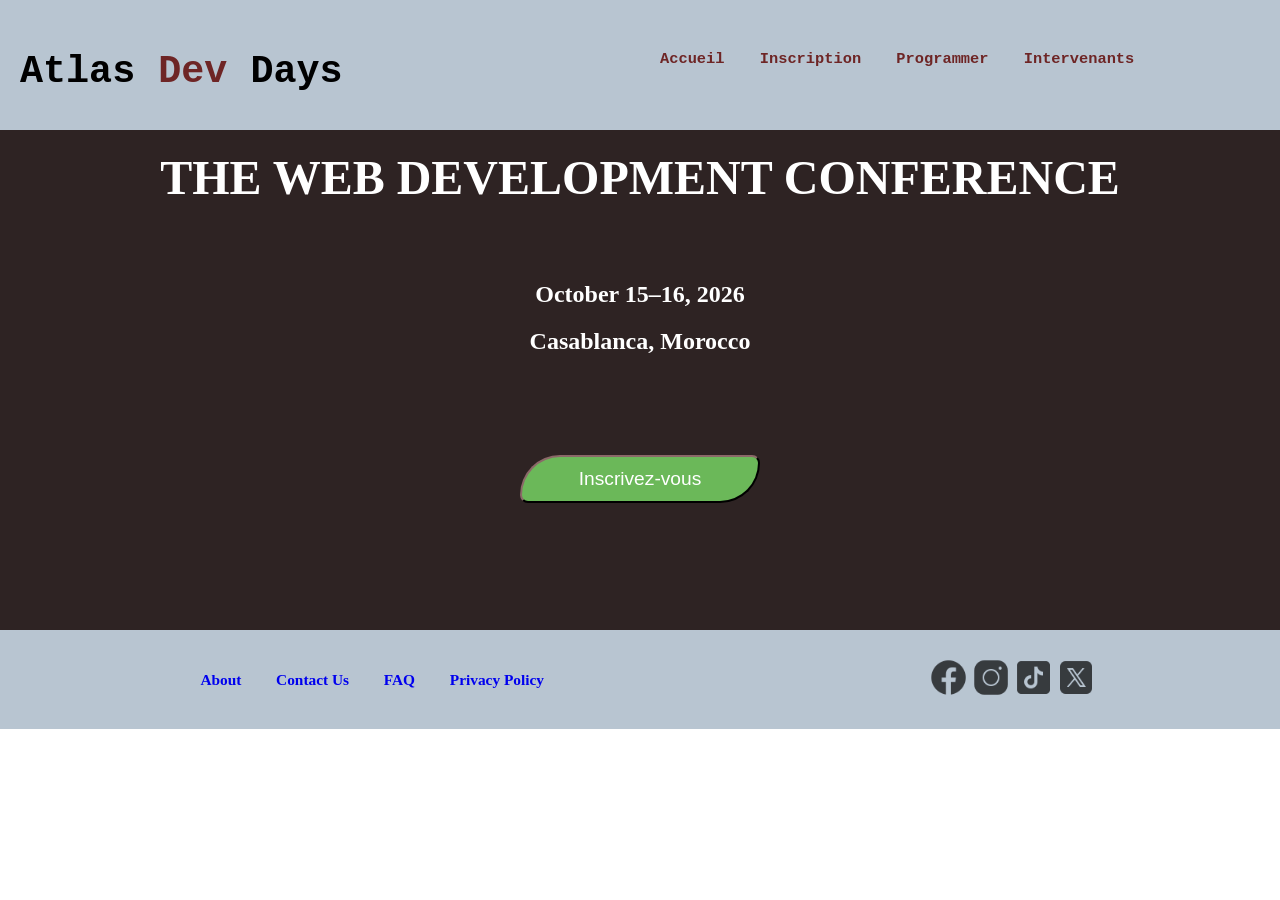
<file: index.html>
<!doctype html>
<html lang="en">
  <head>
    <meta charset="UTF-8" />
    <meta name="viewport" content="width=device-width, initial-scale=1.0" />
    <title>Atlas Dev Days</title>
    <link rel="stylesheet" href="style.css" />
    <link rel="icon" type="image/x-icon" href="/img/internet.png">
  </head>
  <body>
    <audio loop autoplay src="music/Music.mp3"></audio>
    <div id="header">
      <h1 class="name" id="logo">
        Atlas <a id="dev" href="index.html">Dev</a> Days
      </h1>
      <div class="name">
        <a id="home" href="index.html" class="menu">Accueil</a>
        <a id="register" href="inscription.html" class="menu">Inscription</a>
        <a id="program" href="programme.html" class="menu">Programmer</a>
        <a id="cards" href="intervenants.html" class="menu">Intervenants</a>
      </div>
    </div>
    <div id="body">
      <h2 id="web" class="text">THE WEB DEVELOPMENT CONFERENCE</h2>
      <h2 id="date" class="text">October 15–16, 2026</h2>
      <h2 id="place" class="text">Casablanca, Morocco</h2>
      <div id="btncontainer">
        <a href="inscription.html ">
          <button id="btn">Inscrivez-vous</button>
        </a>
      </div>
    </div>
    <div id="footer">
      <div id="left-footer">
        <a href="404.html" class="menu2">About</a>
        <a href="404.html" class="menu2">Contact Us</a>
        <a href="404.html" class="menu2">FAQ</a>
        <a href="404.html" class="menu2">Privacy Policy</a>
      </div>
      <div id="right-footer">
        <a href="https://www.facebook.com" target="_blank"
          ><img class="imagess" src="img/icons8-facebook-50.png" alt="Facebook"
        /></a>
        <a href="https://www.Instagram.com" target="_blank"
          ><img class="imagess" src="img/icons8-instagram-50.png" alt="Instagram"
        /></a>
        <a href="https://www.Tiktok.com" target="_blank"
          ><img class="imagess" src="img/icons8-tiktok-50.png" alt="Tiktok"
        /></a>
        <a href="https://www.X.com" target="_blank"
          ><img class="imagess" src="img/icons8-x-50.png" alt="X"
        /></a>
      </div>
    </div>
  </body>
</html>
</file>
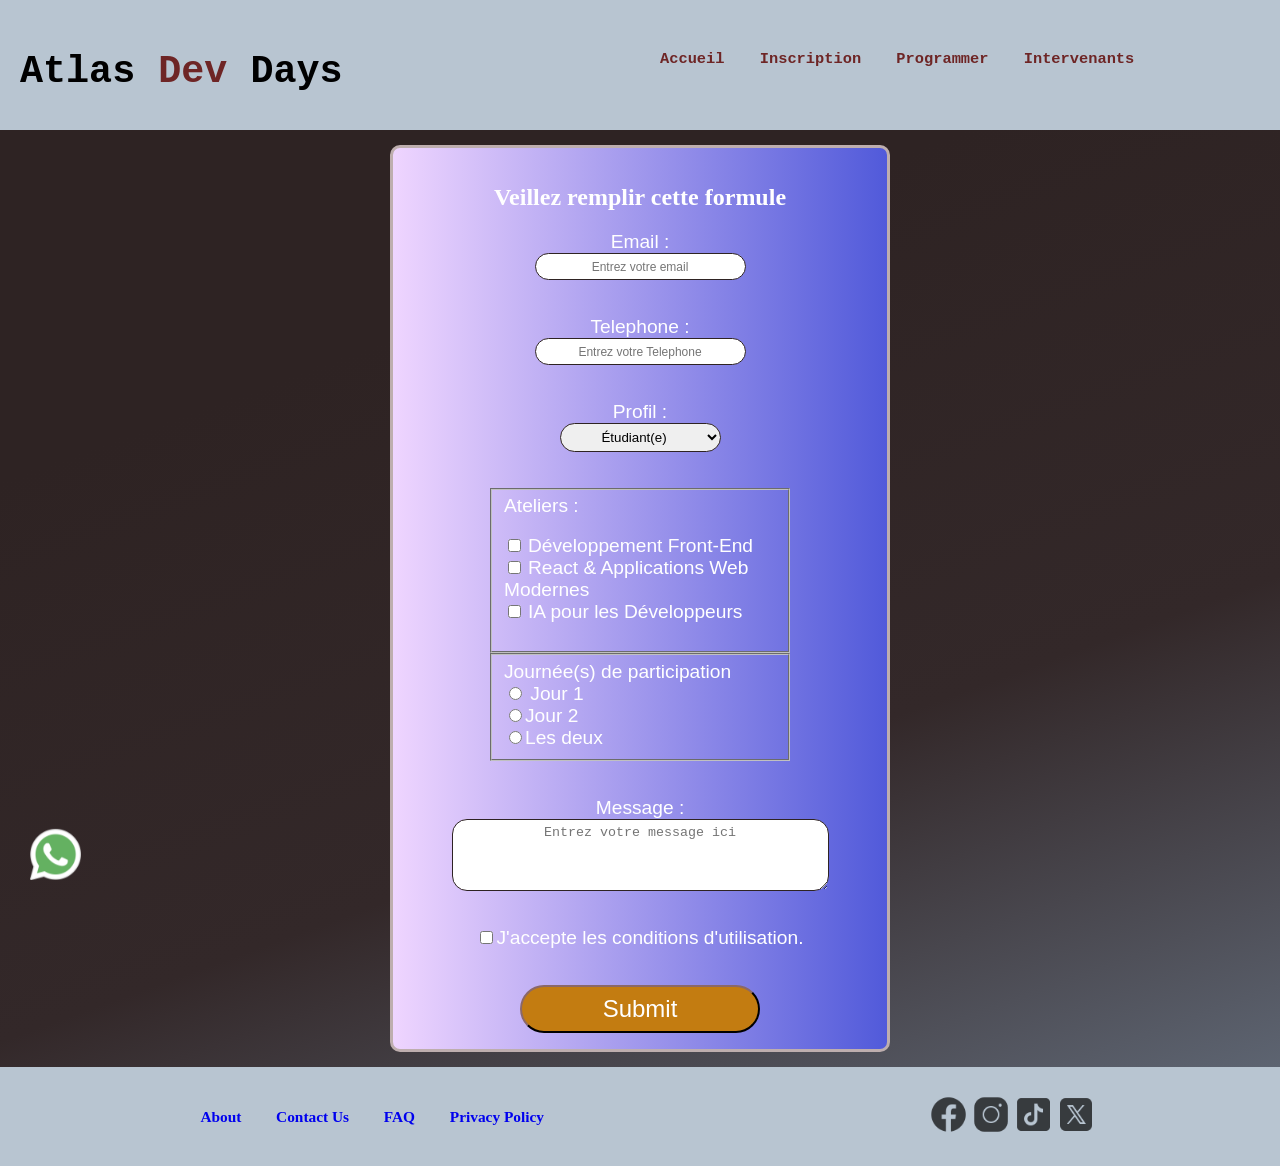
<file: inscription.html>
<!doctype html>
<html lang="en">
  <head>
    <meta charset="UTF-8" />
    <meta name="viewport" content="width=device-width, initial-scale=1.0" />
    <title>Atlas Dev Days - Inscription</title>
    <link rel="stylesheet" href="style.css" />
    <link rel="icon" type="image/x-icon" href="/img/internet.png" />
  </head>
  <body>
    <!-- <audio autoplay loop src="music/Short Meditation Music - 3 Minute Relaxation, Calming - Beautiful Planet Music.mp3"></audio> -->
    <div id="header">
      <a href="https://wa.me/21269974408" target="_blank"
        ><img id="wtsp" src="img/whatsapp.png"
      /></a>
      <h1 class="name" id="logo">
        Atlas <a id="dev" href="index.html">Dev</a> Days
      </h1>
      <div class="name">
        <a id="home" href="index.html" class="menu">Accueil</a>
        <a id="register" href="inscription.html" class="menu">Inscription</a>
        <a id="program" href="programme.html" class="menu">Programmer</a>
        <a id="cards" href="intervenants.html" class="menu">Intervenants</a>
      </div>
    </div>
    <div id="body-register">
      <form id="form">
        <h2>Veillez remplir cette formule</h2>
        <label for="email">Email : </label>
        <input
          type="email"
          id="email"
          required
          placeholder="Entrez votre email"
        /><br /><br />
        <label for="tel">Telephone : </label>
        <input
          placeholder="Entrez votre Telephone"
          type="tel"
          id="tel"
          name="tel"
          required
          pattern="^(\+212|0)[5-7][0-9]{8}$"
        /><br /><br />
        <label>Profil : </label>
        <select>
          <option>Étudiant(e)</option>
          <option>Développeur(se)</option>
          <option>Autre</option></select
        ><br /><br />
        <fieldset id="ateliersfield">
          <label>Ateliers : </label><br /><br />
          <input type="checkbox" id="front" />
          <label for="front">Développement Front-End</label><br />
          <input type="checkbox" id="react" />
          <label for="react">React & Applications Web Modernes</label><br />
          <input type="checkbox" id="ia" />
          <label for="ia">IA pour les Développeurs</label><br /><br />
        </fieldset>
        <fieldset id="daysfield">
          <label for="days">Journée(s) de participation</label><br />
          <label for="day1"
            ><input type="radio" name="days" id="day1" required /> Jour 1</label
          ><br />
          <label for="day2"
            ><input type="radio" name="days" id="day2" />Jour 2</label
          ><br />
          <label for="both"
            ><input type="radio" name="days" id="both" />Les deux</label
          >
        </fieldset>
        <br /><br />

        <label for="msg">Message : </label>
        <textarea
          name="msg"
          id="msg"
          rows="4"
          cols="40"
          placeholder="Entrez votre message ici"
        ></textarea>
        <br /><br />
        <label for="agrement" id="agrement1"
          ><input type="checkbox" id="agrement" required />J'accepte les
          conditions d'utilisation.</label
        ><br /><br />
        <button type="submit" id="submit">Submit</button>
      </form>
    </div>
    <div id="footer">
      <div id="left-footer">
        <a href="404.html" class="menu2">About</a>
        <a href="404.html" class="menu2">Contact Us</a>
        <a href="404.html" class="menu2">FAQ</a>
        <a href="404.html" class="menu2">Privacy Policy</a>
      </div>
      <div id="right-footer">
        <a href="https://www.facebook.com" target="_blank"
          ><img class="imagess" src="img/icons8-facebook-50.png" alt="Facebook"
        /></a>
        <a href="https://www.Instagram.com" target="_blank"
          ><img
            class="imagess"
            src="img/icons8-instagram-50.png"
            alt="Instagram"
        /></a>
        <a href="https://www.Tiktok.com" target="_blank"
          ><img class="imagess" src="img/icons8-tiktok-50.png" alt="Tiktok"
        /></a>
        <a href="https://www.X.com" target="_blank"
          ><img class="imagess" src="img/icons8-x-50.png" alt="X"
        /></a>
      </div>
    </div>
  </body>
</html>
</file>
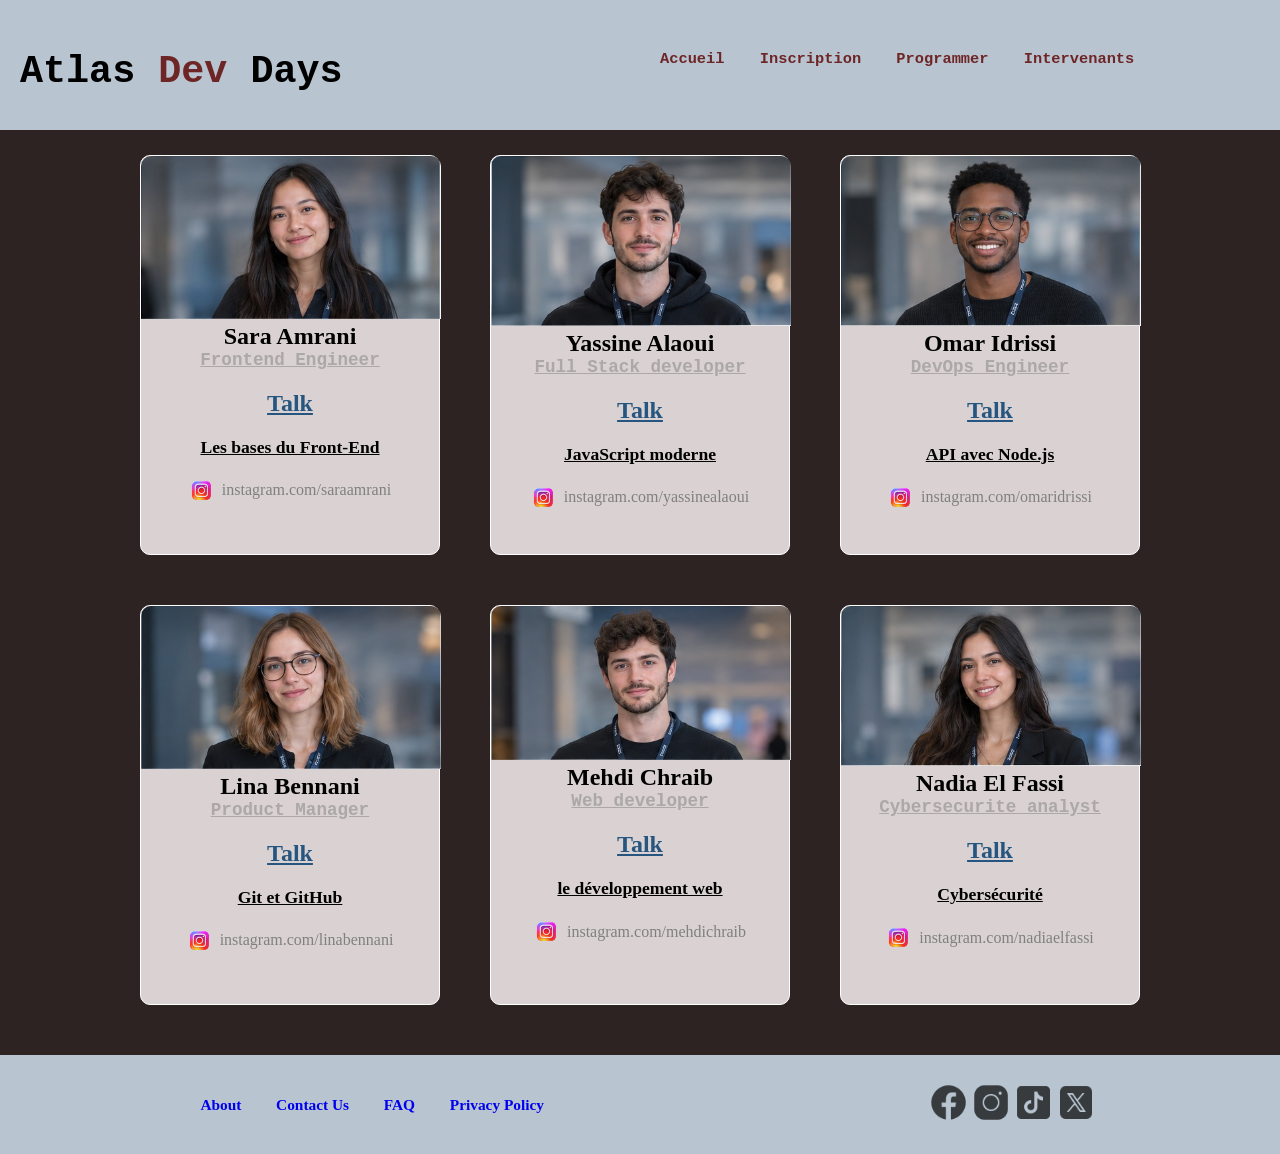
<file: intervenants.html>
<!doctype html>
<html lang="en">
  <head>
    <meta charset="UTF-8" />
    <meta name="viewport" content="width=device-width, initial-scale=1.0" />
    <title>Atlas Dev Days - Intervenants</title>
    <link rel="stylesheet" href="style.css" />
    <link rel="icon" type="image/x-icon" href="/img/internet.png" />
  </head>
  <body>
    <div id="header">
      <h1 class="name" id="logo">
        Atlas <a id="dev" href="index.html">Dev</a> Days
      </h1>
      <div class="name">
        <a id="home" href="index.html" class="menu">Accueil</a>
        <a id="register" href="inscription.html" class="menu">Inscription</a>
        <a id="program" href="programme.html" class="menu">Programmer</a>
        <a id="cards" href="intervenants.html" class="menu">Intervenants</a>
      </div>
    </div>
    <!-- <audio
      autoplay  
      loop
      src="music/Music.mp3"
    ></audio> -->
    <div id="bodyinter">
      <div id="all">
        <div class="first">
            <img class="images" src="img/chloe_nguyen.jpg" alt="" />
            <h2 class="names">Sara Amrani</h2>
            <h4 class="job">Frontend Engineer</h4>
            <p class="talk">Talk</p>
            <p class="para">Les bases du Front-End</p>
            <div class="social">
              <a class="ig" target="_blank" href="https://www.instagram.com"
                ><img class="igimg" src="img/igcolor.png" alt="IG" />
                instagram.com/saraamrani</a
              >
          </div>
        </div>
        <div class="first">
          <div>
            <img class="images" src="img/alexandre_martin.jpg" alt="" />
          </div>
          <div>
            <h2 class="names">Yassine Alaoui</h2>
            <h4 class="job">Full Stack developer</h4>
            <p class="talk">Talk</p>
            <p class="para">JavaScript moderne</p>
            <div class="social">
              <a class="ig" target="_blank" href="https://www.instagram.com"
                ><img class="igimg" src="img/igcolor.png" alt="IG" />
                instagram.com/yassinealaoui</a
              >
            </div>
          </div>
        </div>
        <div class="first">
          <div>
            <img class="images" src="img/daniel_okafor.jpg" alt="Omar" />
          </div>
          <div>
            <h2 class="names">Omar Idrissi</h2>
            <h4 class="job">DevOps Engineer</h4>
            <p class="talk">Talk</p>
            <p class="para">API avec Node.js</p>
            <div class="social">
              <a class="ig" target="_blank" href="https://www.instagram.com"
                ><img class="igimg" src="img/igcolor.png" alt="IG" />
                instagram.com/omaridrissi</a
              >
            </div>
          </div>
        </div>
        <div class="first">
          <div>
            <img class="images" src="img/emma_laurent.jpg" alt="" />
          </div>
          <div>
            <h2 class="names">Lina Bennani</h2>
            <h4 class="job">Product Manager</h4>
            <p class="talk">Talk</p>
            <p class="para">Git et GitHub</p>
            <div class="social">
              <a class="ig" target="_blank" href="https://www.instagram.com"
                ><img class="igimg" src="img/igcolor.png" alt="IG" />
                instagram.com/linabennani</a
              >
            </div>
          </div>
        </div>
        <div class="first">
          <div>
            <img class="images" src="img/lucas_bernard.jpg" alt="Mehdi" />
          </div>
          <div>
            <h2 class="names">Mehdi Chraib</h2>
            <h4 class="job">Web developer</h4>
            <p class="talk">Talk</p>
            <p class="para">le développement web</p>
            <div class="social">
              <a class="ig" href="https://www.instagram.com"
                ><img class="igimg" src="img/igcolor.png" alt="IG" />
                instagram.com/mehdichraib</a
              >
            </div>
          </div>
        </div>
        <div class="first">
          <div>
            <img class="images" src="img/sofia_el_mansouri.jpg" alt="" />
          </div>
          <div>
            <h2 class="names">Nadia El Fassi</h2>
            <h4 class="job">Cybersecurite analyst</h4>
            <p class="talk">Talk</p>
            <p class="para">Cybersécurité</p>
            <div class="social">
              <a class="ig" target="_blank" href="https://www.instagram.com"
                ><img class="igimg" src="img/igcolor.png" alt="IG" />
                instagram.com/nadiaelfassi</a
              >
            </div>
          </div>
        </div>
      </div>
    </div>
    <div id="footer">
      <div id="left-footer">
        <a href="404.html" class="menu2">About</a>
        <a href="404.html" class="menu2">Contact Us</a>
        <a href="404.html" class="menu2">FAQ</a>
        <a href="404.html" class="menu2">Privacy Policy</a>
      </div>
      <div id="right-footer">
        <a href="https://www.facebook.com" target="_blank"
          ><img class="imagess" src="img/icons8-facebook-50.png" alt="Facebook"
        /></a>
        <a target="_blank" href="https://www.Instagram.com" target="_blank"
          ><img
            class="imagess"
            src="img/icons8-instagram-50.png"
            alt="Instagram"
        /></a>
        <a href="https://www.Tiktok.com" target="_blank"
          ><img class="imagess" src="img/icons8-tiktok-50.png" alt="Tiktok"
        /></a>
        <a href="https://www.X.com" target="_blank"
          ><img class="imagess" src="img/icons8-x-50.png" alt="X"
        /></a>
      </div>
    </div>
  </body>
</html>
</file>
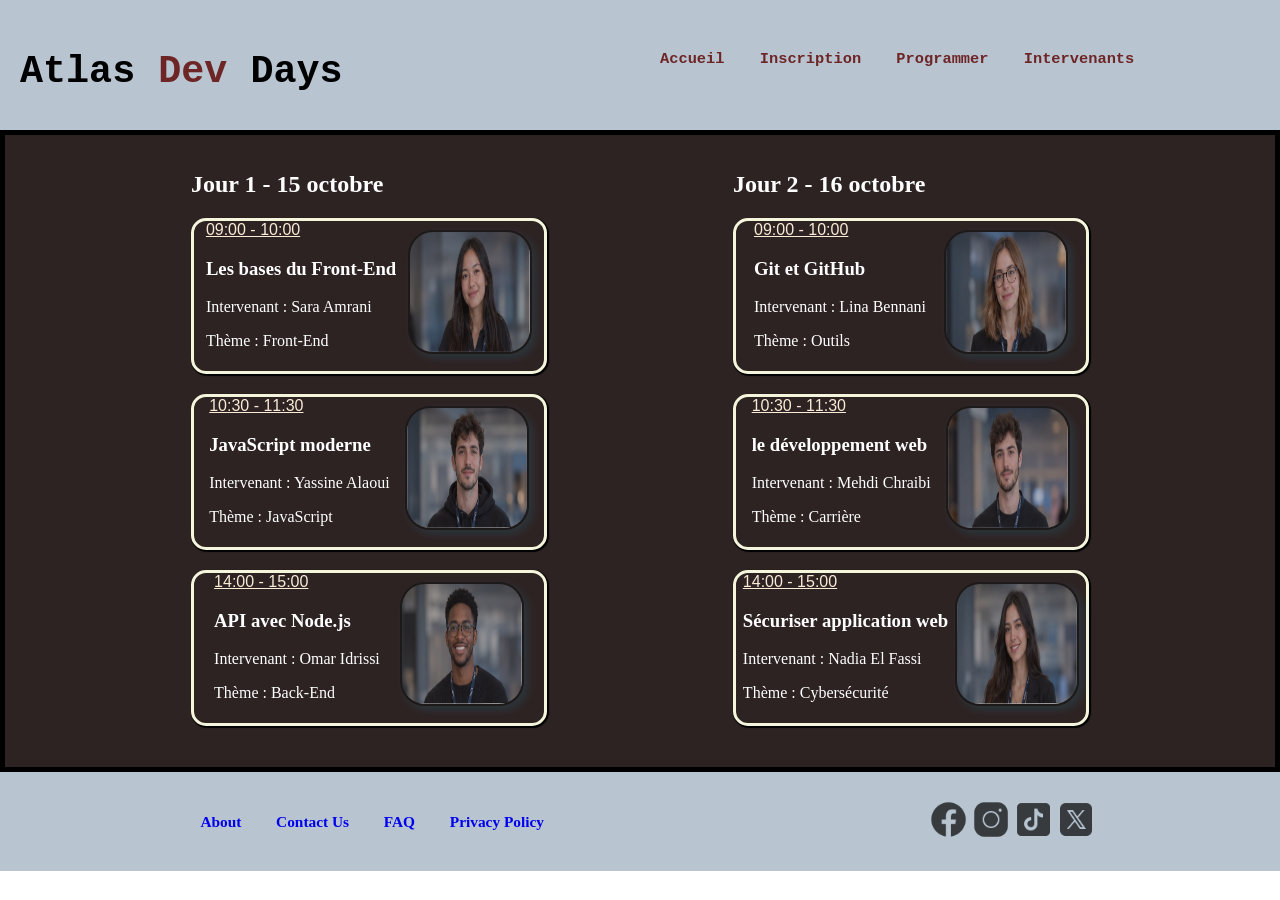
<file: programme.html>
<!doctype html>
<html lang="en">
  <head>
    <meta charset="UTF-8" />
    <meta name="viewport" content="width=device-width, initial-scale=1.0" />
    <title>Atlas Dev Days - Programme</title>
    <link rel="stylesheet" href="style.css" />
    <link rel="icon" type="image/x-icon" href="/img/internet.png" />
  </head>
  <body>
    <div id="header">
      <h1 class="name" id="logo">
        Atlas <a id="dev" href="index.html">Dev</a> Days
      </h1>
      <div class="name">
        <a id="home" href="index.html" class="menu">Accueil</a>
        <a id="register" href="inscription.html" class="menu">Inscription</a>
        <a id="program" href="programme.html" class="menu">Programmer</a>
        <a id="cards" href="intervenants.html" class="menu">Intervenants</a>
      </div>
    </div>
    <!-- <audio
      autoplay  
      loop
      src="music/Music.mp3"
    ></audio> -->
    <div id="bodyprogram">
      <div id="day1">
        <section>
          <h2>Jour 1 - 15 octobre</h2>

          <article id="talk1">
            <div class="talkcontainer">
              <div>
                <time>09:00 - 10:00</time>
                <h3>Les bases du Front-End</h3>
                <p>Intervenant : Sara Amrani</p>
                <p>Thème : Front-End</p>
              </div>
              <div>
                <img class="people" src="img/chloe_nguyen.jpg" alt="Sara" />
              </div>
            </div>
          </article>

          <article id="talk2">
            <div class="talkcontainer">
              <div>
                <time>10:30 - 11:30</time>
                <h3>JavaScript moderne</h3>
                <p>Intervenant : Yassine Alaoui</p>
                <p>Thème : JavaScript</p>
              </div>
              <div>
                <img
                  class="people"
                  src="img/alexandre_martin.jpg"
                  alt="Yassine"
                />
              </div>
            </div>
          </article>

          <article id="talk3">
            <div class="talkcontainer">
              <div class="talker">
                <time>14:00 - 15:00</time>
                <h3>API avec Node.js</h3>
                <p>Intervenant : Omar Idrissi</p>
                <p>Thème : Back-End</p>
              </div>
              <div>
                <img class="people" src="img/daniel_okafor.jpg" alt="Omar" />
              </div>
            </div>
          </article>
        </section>
      </div>

      <div id="day2">
        <section>
          <h2>Jour 2 - 16 octobre</h2>
          <article id="talk4">
            <div class="talkcontainer">
              <div class="talker">
                <time>09:00 - 10:00</time>
                <h3>Git et GitHub</h3>
                <p>Intervenant : Lina Bennani</p>
                <p>Thème : Outils</p>
              </div>
              <div>
                <img class="people" src="img/emma_laurent.jpg" alt="Lina" />
              </div>
            </div>
          </article>

          <article id="talk5">
            <div class="talkcontainer">
              <div class="talker">
                <time>10:30 - 11:30</time>
                <h3>le développement web</h3>
                <p>Intervenant : Mehdi Chraibi</p>
                <p>Thème : Carrière</p>
              </div>
              <div>
                <img class="people" src="img/lucas_bernard.jpg" alt="Mehdi" />
              </div>
            </div>
          </article>

          <article id="talk6">
            <div class="talkcontainer">
              <div class="talker">
                <time>14:00 - 15:00</time>
                <h3>Sécuriser application web</h3>
                <p>Intervenant : Nadia El Fassi</p>
                <p>Thème : Cybersécurité</p>
              </div>
              <div>
                <img
                  class="people"
                  src="img/sofia_el_mansouri.jpg"
                  alt="Nadia"
                />
              </div>
            </div>
          </article>
        </section>
      </div>
    </div>
    <div id="footer">
      <div id="left-footer">
        <a href="404.html" class="menu2">About</a>
        <a href="404.html" class="menu2">Contact Us</a>
        <a href="404.html" class="menu2">FAQ</a>
        <a href="404.html" class="menu2">Privacy Policy</a>
      </div>
      <div id="right-footer">
        <a href="https://www.facebook.com" target="_blank"
          ><img class="imagess" src="img/icons8-facebook-50.png" alt="Facebook"
        /></a>
        <a href="https://www.Instagram.com" target="_blank"
          ><img
            class="imagess"
            src="img/icons8-instagram-50.png"
            alt="Instagram"
        /></a>
        <a href="https://www.Tiktok.com" target="_blank"
          ><img class="imagess" src="img/icons8-tiktok-50.png" alt="Tiktok"
        /></a>
        <a href="https://www.X.com" target="_blank"
          ><img class="imagess" src="img/icons8-x-50.png" alt="X"
        /></a>
      </div>
    </div>
  </body>
</html>
</file>
<file: style.css>
body {
  margin: 0;
}

#web {
  font-size: clamp(1.5rem, 4vw, 3rem);
  margin-bottom: clamp(2rem, 5vw, 3.5rem);
  padding-inline: 1rem;
}

#dev {
  text-decoration: none;
  color: #6e2525;
}

#header {
  font-family: "Courier New", Courier, monospace;
  height: 130px;
  display: flex;
  padding-top: 0px;
  background-color: #b8c5d1;
}
#place {
  margin-bottom: 100px;
}
#logo {
  font-size: clamp(1.5rem, 3vw, 3rem);
}
.name {
  flex: 1;
  padding: 0px 20px 20px 20px;
  margin-top: 50px;
}

.menu {
  display: inline-block;
  padding-right: clamp(0.5rem, 2vw, 2rem);
  text-decoration: none;
  font-weight: bold;
  transition: transform 0.3s;
  color: #6e2525;
  font-size: clamp(0.75rem, 1.2vw, 1.125rem);
}

.menu:hover {
  transform: scale(1.05);
  color: #554c4c;
}

#body {
  margin-top: 0px;
  max-width: 100%;
  height: 500px;
  background-color: #2e2323;
}

.text {
  margin-top: 0px;
  padding-top: 20px;
  text-align: center;
  color: #ffffff;
  font-weight: bold;
}
#place {
  padding: 0;
}

#btn {
  background-color: #6bb859;
  border-radius: 50px 10px 50px 10px;
  border-color: #372929;
  font-size: clamp(1rem, 1.5vw, 1.5rem);
  color: #ffffff;
  height: auto;
  min-height: 2.5em;
  width: clamp(10rem, 30vw, 15rem);
  transition: border-radius .5s ease;
}

#btncontainer {
  text-align: center;
  text-decoration: none;
}

#btn:hover {
  background-color: #6d0f9f;
  border-color: rgb(186, 226, 226);
  cursor: pointer;
  border-radius: 10px 50px 10px 50px;
}

#footer {
  background-color: #b8c5d1;
  display: flex;
  height: 99px;
  align-items: center;
  justify-content: space-around;
}

.menu2 {
  padding: clamp(0.4rem, 1.2vw, 1.25rem);
  display: inline-block;
  text-decoration: none;
  font-size: clamp(0.75rem, 1.2vw, 1.2rem);
  font-weight: bold;
  transition: transform 0.3s;
}

.menu2:hover {
  transform: scale(1.05);
  color: #554c4c;
}

.imagess {
  width: clamp(1.5rem, 3vw, 3.125rem);
  height: auto;
}
.imagess,
.people {
  transition: transform 0.5s;
  opacity: 0.7;
}

.imagess:hover,
.people:hover {
  transform: scale(1.05);
  opacity: 1;
}

#body-register {
  background: linear-gradient(
    160deg,
    #2e2323 0%,
    #2e2323 25%,
    #332829 65%,
    #5d6471 100%
  );
  color: #ffffff;
  display: flex;
  justify-content: center;
}
#ateliersfield , #daysfield  {
  width: 100%;
  max-width: 300px;
  box-sizing: border-box;
}



#form {
  border: 3px, rgb(190, 174, 174), solid;
  background: linear-gradient(90deg, #efd5ff 0%, #515ada 100%);
  border-radius: 10px;
  display: flex;
  flex-direction: column;
  justify-content: center;
  align-items: center;
  margin-top: 15px;
  margin-bottom: 15px;
  padding-bottom: 25px;
  width: min(500px, calc(100% - 2rem));
  box-sizing: border-box;
  padding: 1rem;
}

label {
  font-family: "Gill Sans", "Gill Sans MT", Calibri, "Trebuchet MS", sans-serif;
  font-size: clamp(1rem, 1.5vw, 1.4rem);
}

#submit {
  background-color: #c37c11;
  border-radius: 25px;
  border-color: #372929;
  font-size: 1.5em;
  color: #ffffff;
  height: 2em;
  width: 10em;
}
#submit:hover {
  background-color: #8ecc80;
  border-color: rgb(186, 226, 226);
  cursor: pointer;
}

#submit:active {
  background-color: #648f5b;
  border-color: rgb(186, 226, 226);
}

#bodyprogram {
  border: 5px solid black;
  display: flex;
  flex-wrap: wrap;
  justify-content: space-evenly;
  gap: 1rem;
  background-color: #2e2323;
  color: #ffffff;
  min-height: 600px;
  height: auto;
  padding: 1rem;
}

time {
  font-family:
    "Trebuchet MS", "Lucida Sans Unicode", "Lucida Grande", "Lucida Sans",
    Arial, sans-serif;
  font-size: 1em;
  color: antiquewhite;
  text-decoration: underline;
}

#agrement1:hover {
  cursor: pointer;
}

article {
  
  margin-top: 20px;
  height: 150px;
  width: 350px;
  border: 3px, beige, solid;
  border-radius: 15px;
  box-shadow: 1px 1px 1px 1px black;
}

.talkcontainer {
  display: flex;
  justify-content: space-evenly;
  align-items: center;
}

.people {
  justify-content: center;
  width: 120px;
  height: 120px;
  border: 2px, rgb(22, 22, 22), solid;
  border-radius: 25px;
  box-shadow: 4px 4px 10px 0px rgba(33, 179, 219, 0.2);
}
#bodyinter {
  display: flex;
  margin-top: 0px;
  background-color: #2e2323;
  /* height: 500px; */
}

#all {
  display: flex;
  justify-content: center;
  margin-top: 25px;
  flex-wrap: wrap;
  gap: 50px;
  padding-bottom: 50px;
}
.first {
  margin: 0;
  width: clamp(16rem, 28vw, 18.75rem);
  height: auto;
  min-height: 25rem;
  background-color: rgb(218, 210, 210);
  border: 1px solid white;
  border-radius: 10px;
  box-sizing: border-box;
  transition:
    box-shadow 0.3s ease-in-out,
    transform 0.3s ease-in-out;
}

.first:hover {
  transform: translateY(-5px);
  box-shadow:
    0 0 5px violet,
    0 0 15px violet,
    0 0 30px violet;
}

.images {
  width: clamp(16rem, 28vw, 18.75rem);
  opacity: 1;
  border-top-left-radius: 10px;
  border-top-right-radius: 10px;
}

.social {
  display: flex;
  justify-content: center ;
  padding-top: 20px;
}

.job {
  color: grey;
  opacity: 0.5;
  font-family: monospace;
}

.ig{
  text-decoration: none;
  display: flex;
  color: grey;
  align-items: center;

}

.ig:hover {
  text-decoration: underline;
}

.igimg {
  width: 25px;
  height: 25px;
  object-fit: contain;
  margin-right: 8px;
}
 

.talk {
  color: rgb(38, 86, 128);
  font-weight: bold;
  padding-top: 20px;
  text-decoration: underline;
}

.names,
.job,
.talk,
.para {
  display: flex;
  margin: 0;
  align-items: center;
  justify-content: center;
  font-size: 1.5rem;
}
.job {
  font-size: 1.1rem;
  text-decoration: underline;
  transition:  1s;
}

.job:hover{
  transform: rotateX(360deg);
}

.para {
  font-family: Cambria, Cochin, Georgia, Times, "Times New Roman", serif;
  font-size: 1.1em;
  padding-top: 20px;
  font-weight: bolder;
  text-decoration: underline;
}
h1 {
  font-size: clamp(2rem, 5vw, 4rem);
}
textarea {
  width: sclap(2rem, 5vw, 4rem);
}
#body-register input,
select,
textarea {
  padding: 5px 20px;
  text-align: center;
  border: 1px, #2e2323, solid;
  border-radius: 15px;
}
input::placeholder {
  animation: scaleup 3s ease-in-out infinite;
  font-family: "Franklin Gothic Medium", "Arial Narrow", Arial, sans-serif;
  font-size: 0.9em;
}

@keyframes scaleup {
  0% {
    opacity: 0;
  }
  50% {
    opacity: 1;
  }
  100% {
    opacity: 0;
  }
}
#wtsp {
  width: clamp(1rem, 4vw, 18.75rem);
  position: fixed;
  bottom: 20px; 
  left: 30px;
  transition: transform  .5s 
}
#wtsp:hover {
  transform: scale(1.11);
}
</file>
